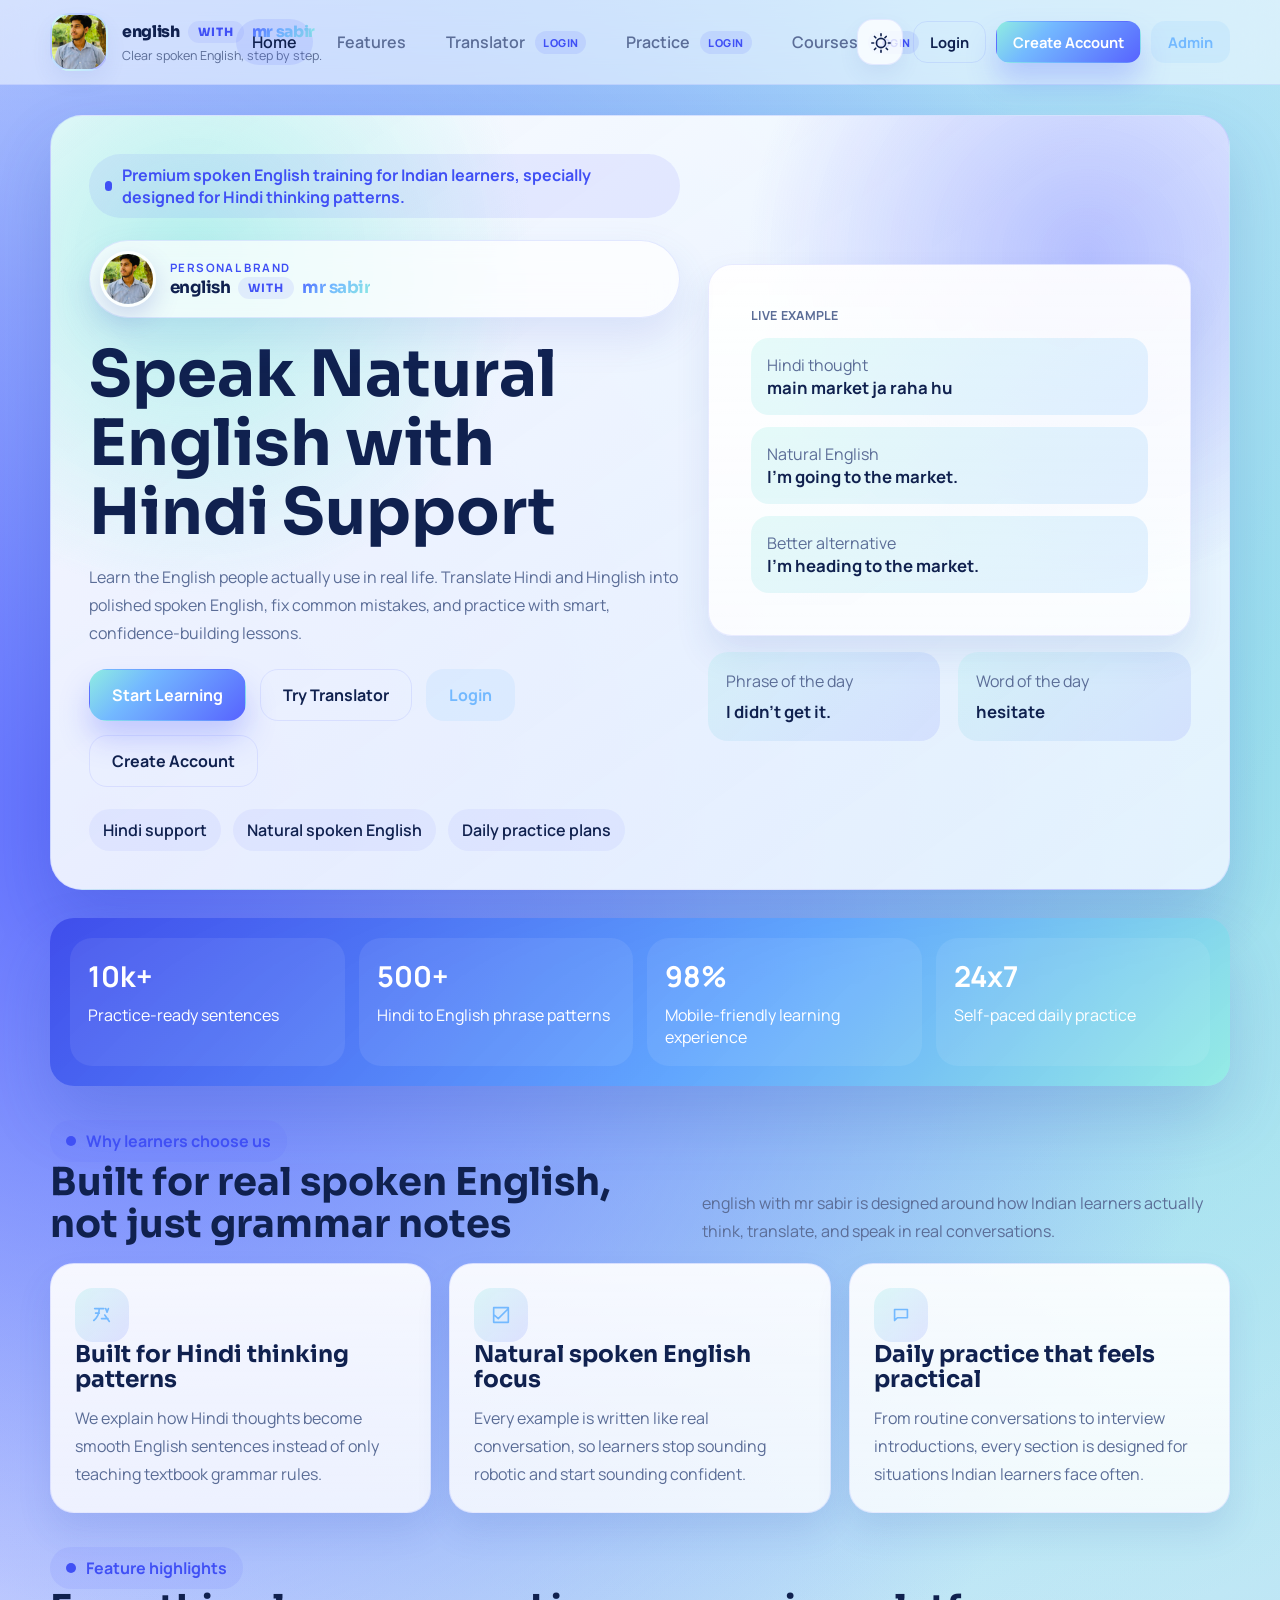
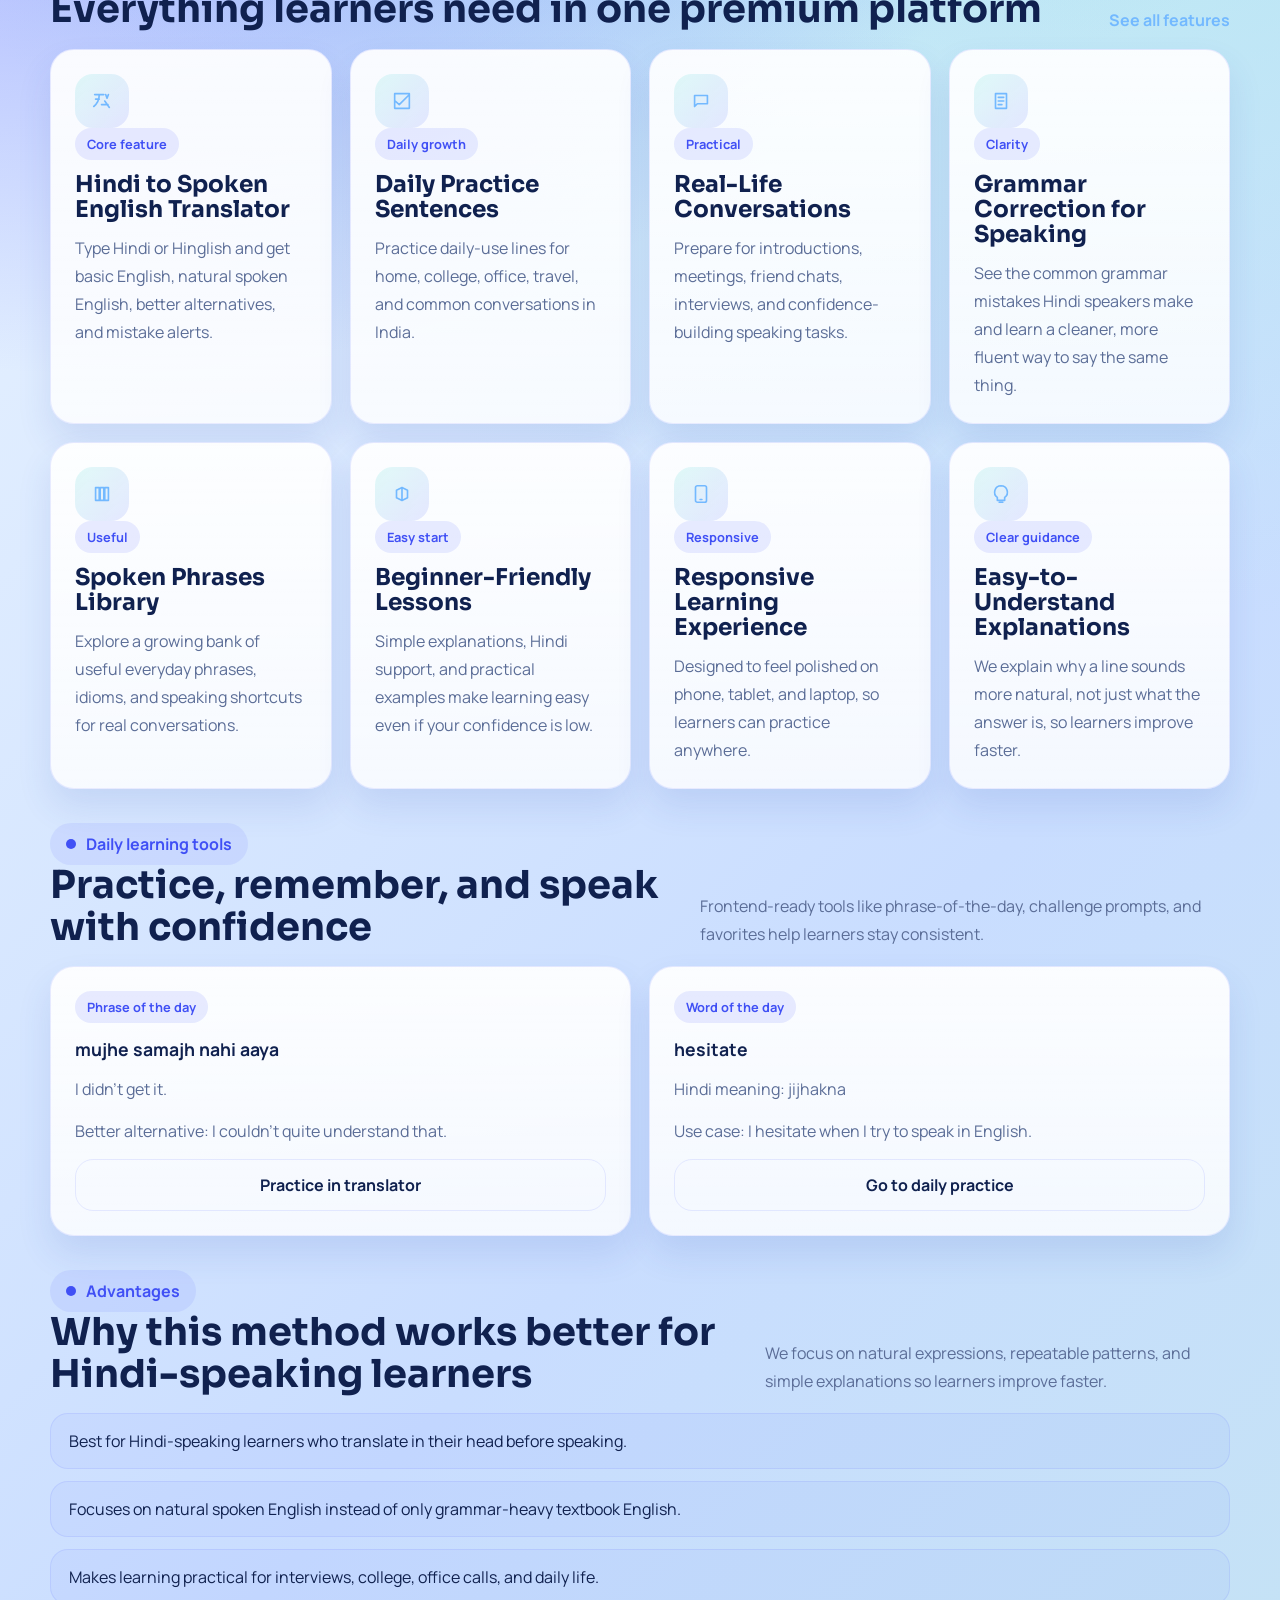
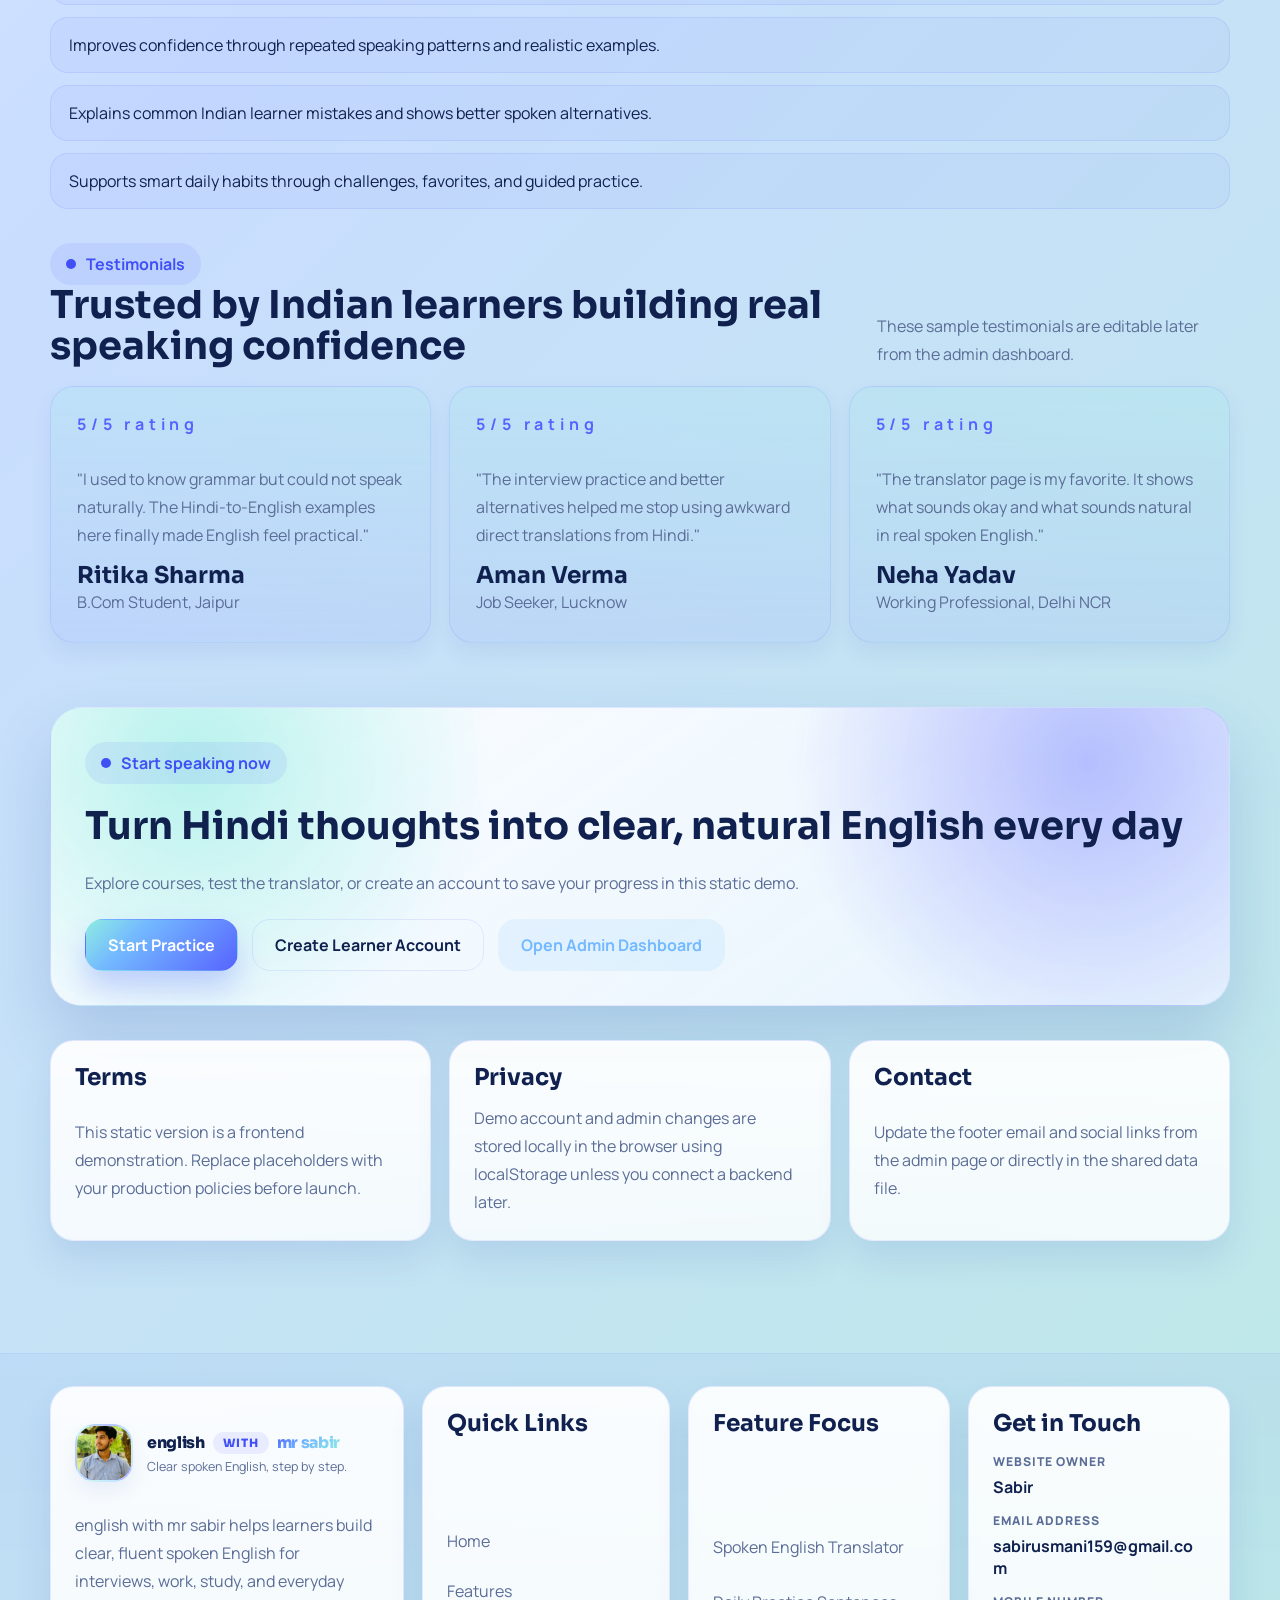
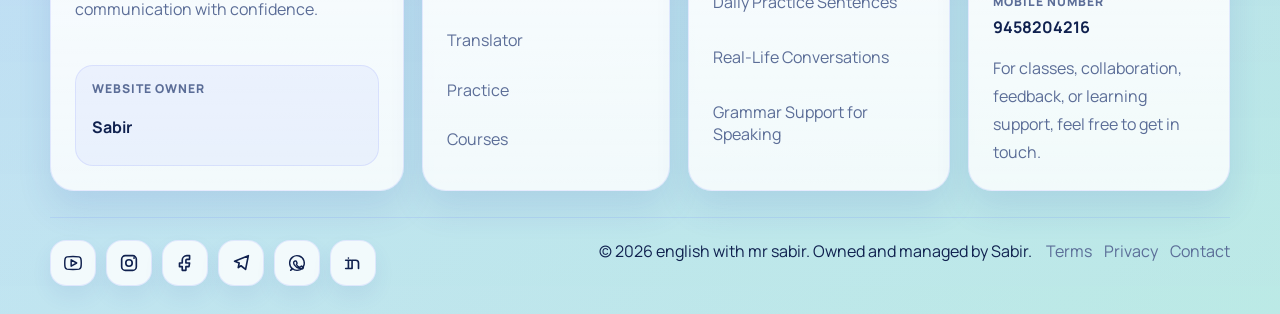
<file: index.html>
<!DOCTYPE html>
<html lang="en">
  <head>
    <meta charset="UTF-8" />
    <meta name="viewport" content="width=device-width, initial-scale=1.0" />
    <title>english with mr sabir | Learn Real Spoken English with Hindi Support</title>
    <meta
      name="description"
      content="A premium spoken English learning website for Hindi-speaking learners in India with translator, lessons, daily practice, and admin-ready content management."
    />
    <link rel="preconnect" href="https://fonts.googleapis.com" />
    <link rel="preconnect" href="https://fonts.gstatic.com" crossorigin />
    <link
      href="https://fonts.googleapis.com/css2?family=Manrope:wght@400;500;600;700;800&family=Sora:wght@400;600;700;800&display=swap"
      rel="stylesheet"
    />
    <link rel="stylesheet" href="assets/css/styles.css" />
  </head>
  <body data-page="home">
    <header id="site-header"></header>
    <main id="page-root"></main>
    <footer class="footer" id="site-footer"></footer>
    <script type="module" src="assets/js/app.js"></script>
    <script type="module" src="assets/js/page-home.js"></script>
  </body>
  </html>
</file>
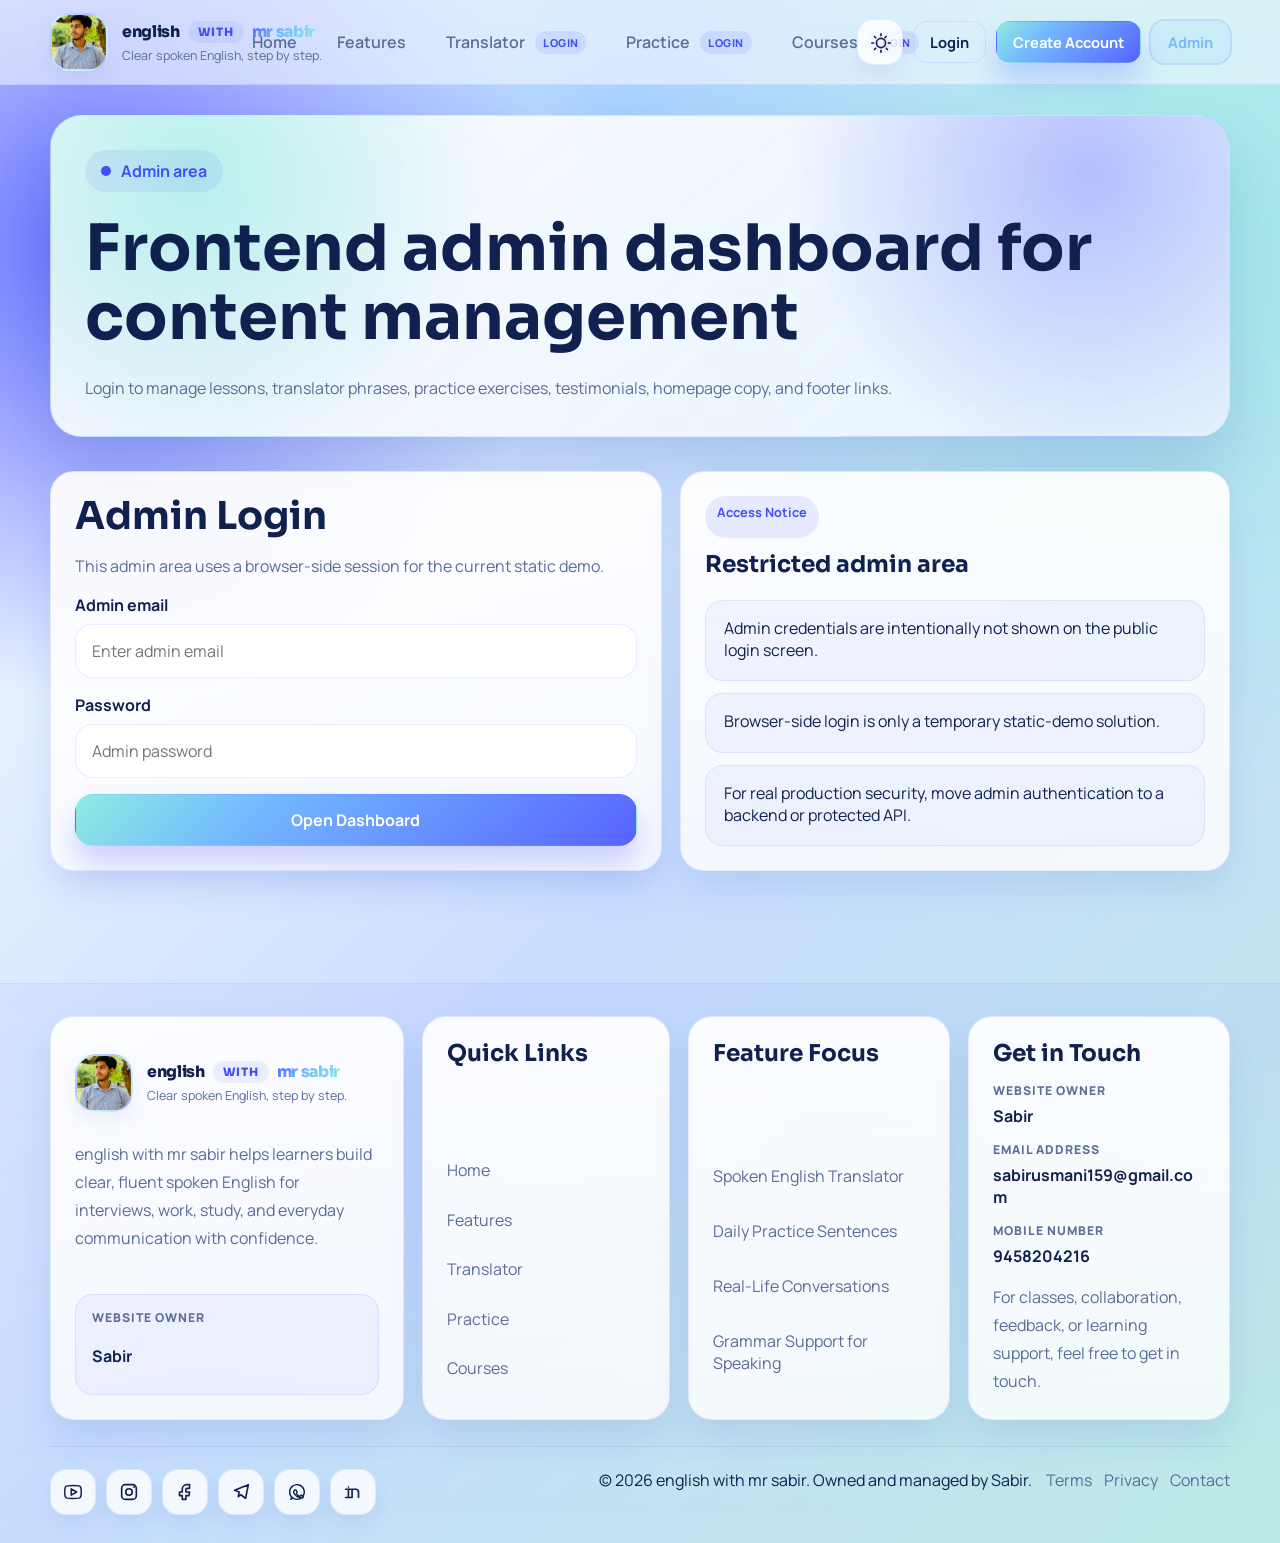
<file: admin.html>
<!DOCTYPE html>
<html lang="en">
  <head>
    <meta charset="UTF-8" />
    <meta name="viewport" content="width=device-width, initial-scale=1.0" />
    <title>Admin Dashboard | english with mr sabir</title>
    <meta
      name="description"
      content="Admin login and dashboard UI for managing lessons, phrases, practice exercises, testimonials, homepage content, and social links."
    />
    <link rel="preconnect" href="https://fonts.googleapis.com" />
    <link rel="preconnect" href="https://fonts.gstatic.com" crossorigin />
    <link
      href="https://fonts.googleapis.com/css2?family=Manrope:wght@400;500;600;700;800&family=Sora:wght@400;600;700;800&display=swap"
      rel="stylesheet"
    />
    <link rel="stylesheet" href="assets/css/styles.css" />
  </head>
  <body data-page="admin">
    <header id="site-header"></header>
    <main id="page-root"></main>
    <footer class="footer" id="site-footer"></footer>
    <script type="module" src="assets/js/app.js"></script>
    <script type="module" src="assets/js/page-admin.js"></script>
  </body>
  </html>
</file>
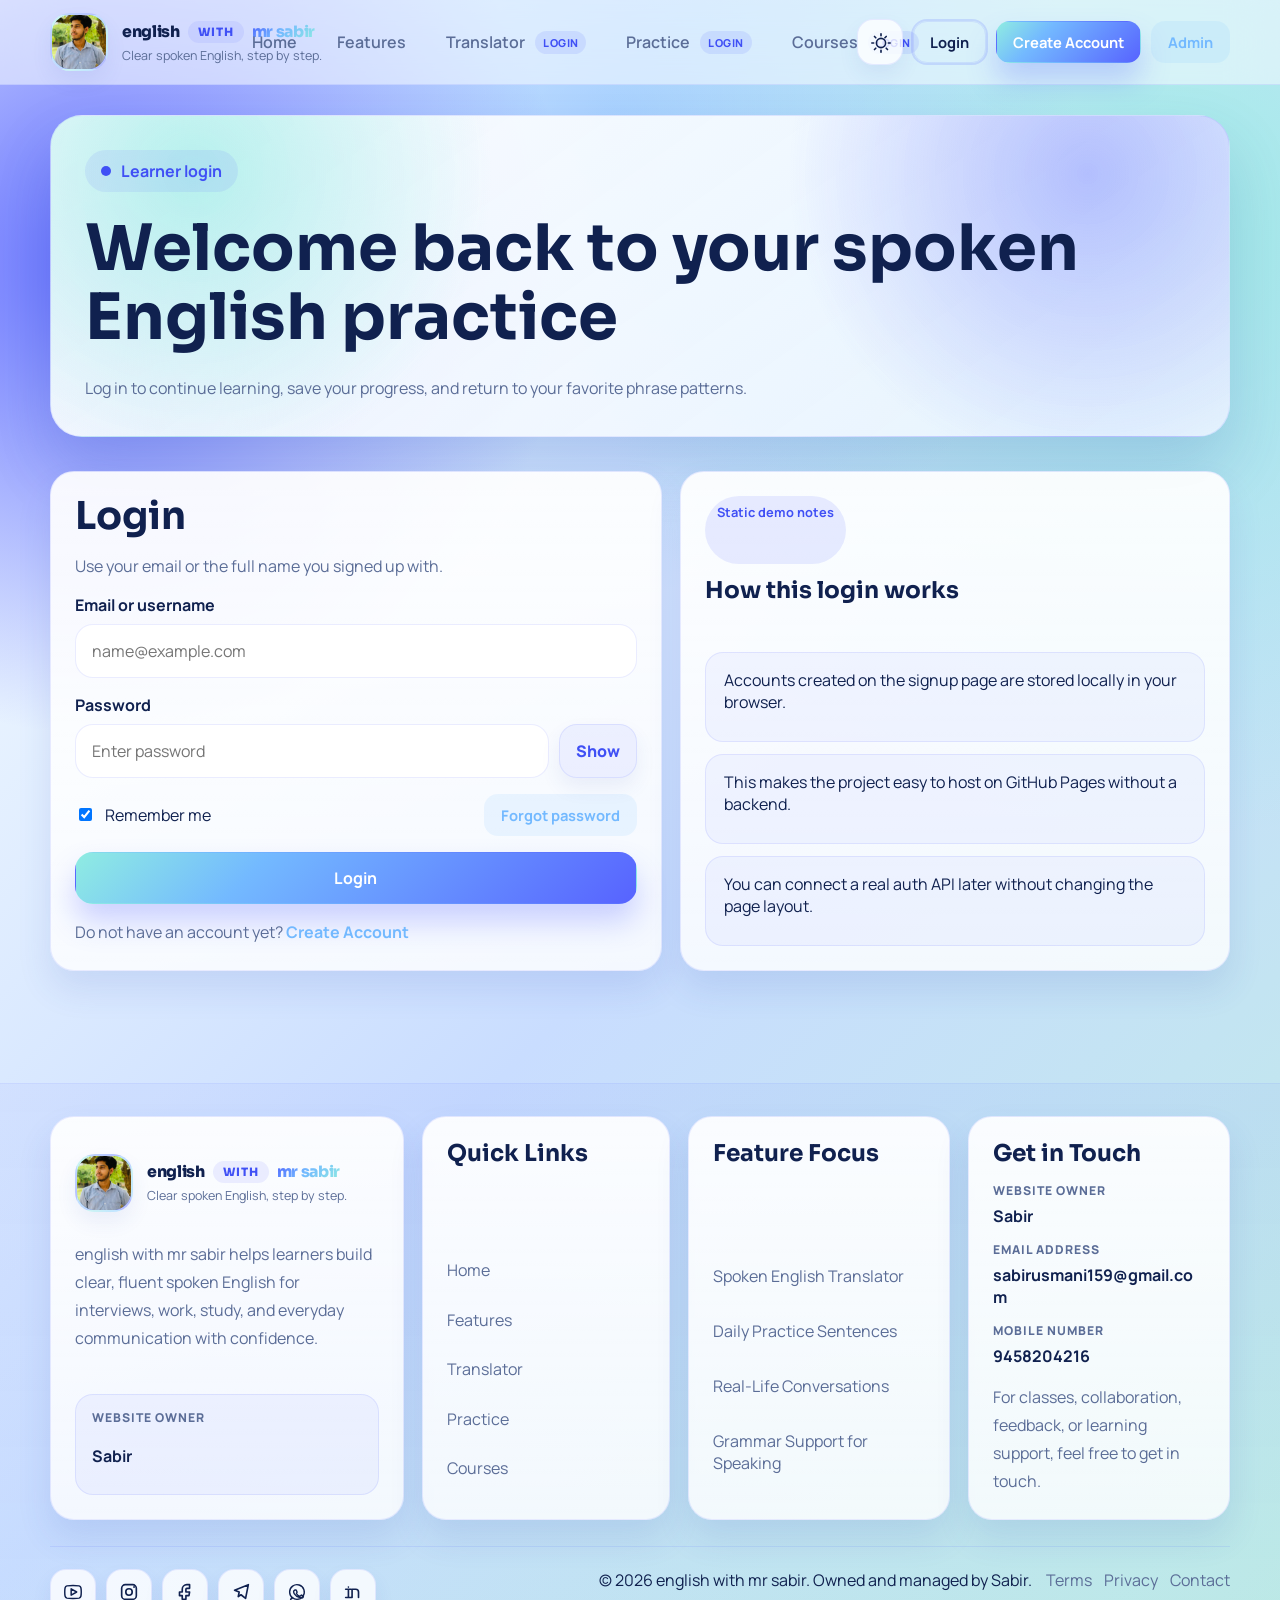
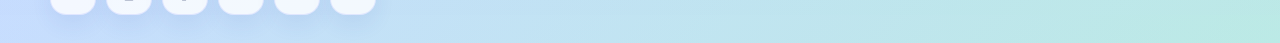
<file: courses.html>
<!DOCTYPE html>
<html lang="en">
  <head>
    <meta charset="UTF-8" />
    <meta name="viewport" content="width=device-width, initial-scale=1.0" />
    <title>Courses | english with mr sabir</title>
    <meta
      name="description"
      content="Explore spoken English basics, phrase patterns, grammar for speaking, interview English, and more."
    />
    <link rel="preconnect" href="https://fonts.googleapis.com" />
    <link rel="preconnect" href="https://fonts.gstatic.com" crossorigin />
    <link
      href="https://fonts.googleapis.com/css2?family=Manrope:wght@400;500;600;700;800&family=Sora:wght@400;600;700;800&display=swap"
      rel="stylesheet"
    />
    <link rel="stylesheet" href="assets/css/styles.css" />
  </head>
  <body data-page="courses">
    <header id="site-header"></header>
    <main id="page-root"></main>
    <footer class="footer" id="site-footer"></footer>
    <script type="module" src="assets/js/app.js"></script>
    <script type="module" src="assets/js/page-courses.js"></script>
  </body>
  </html>
</file>
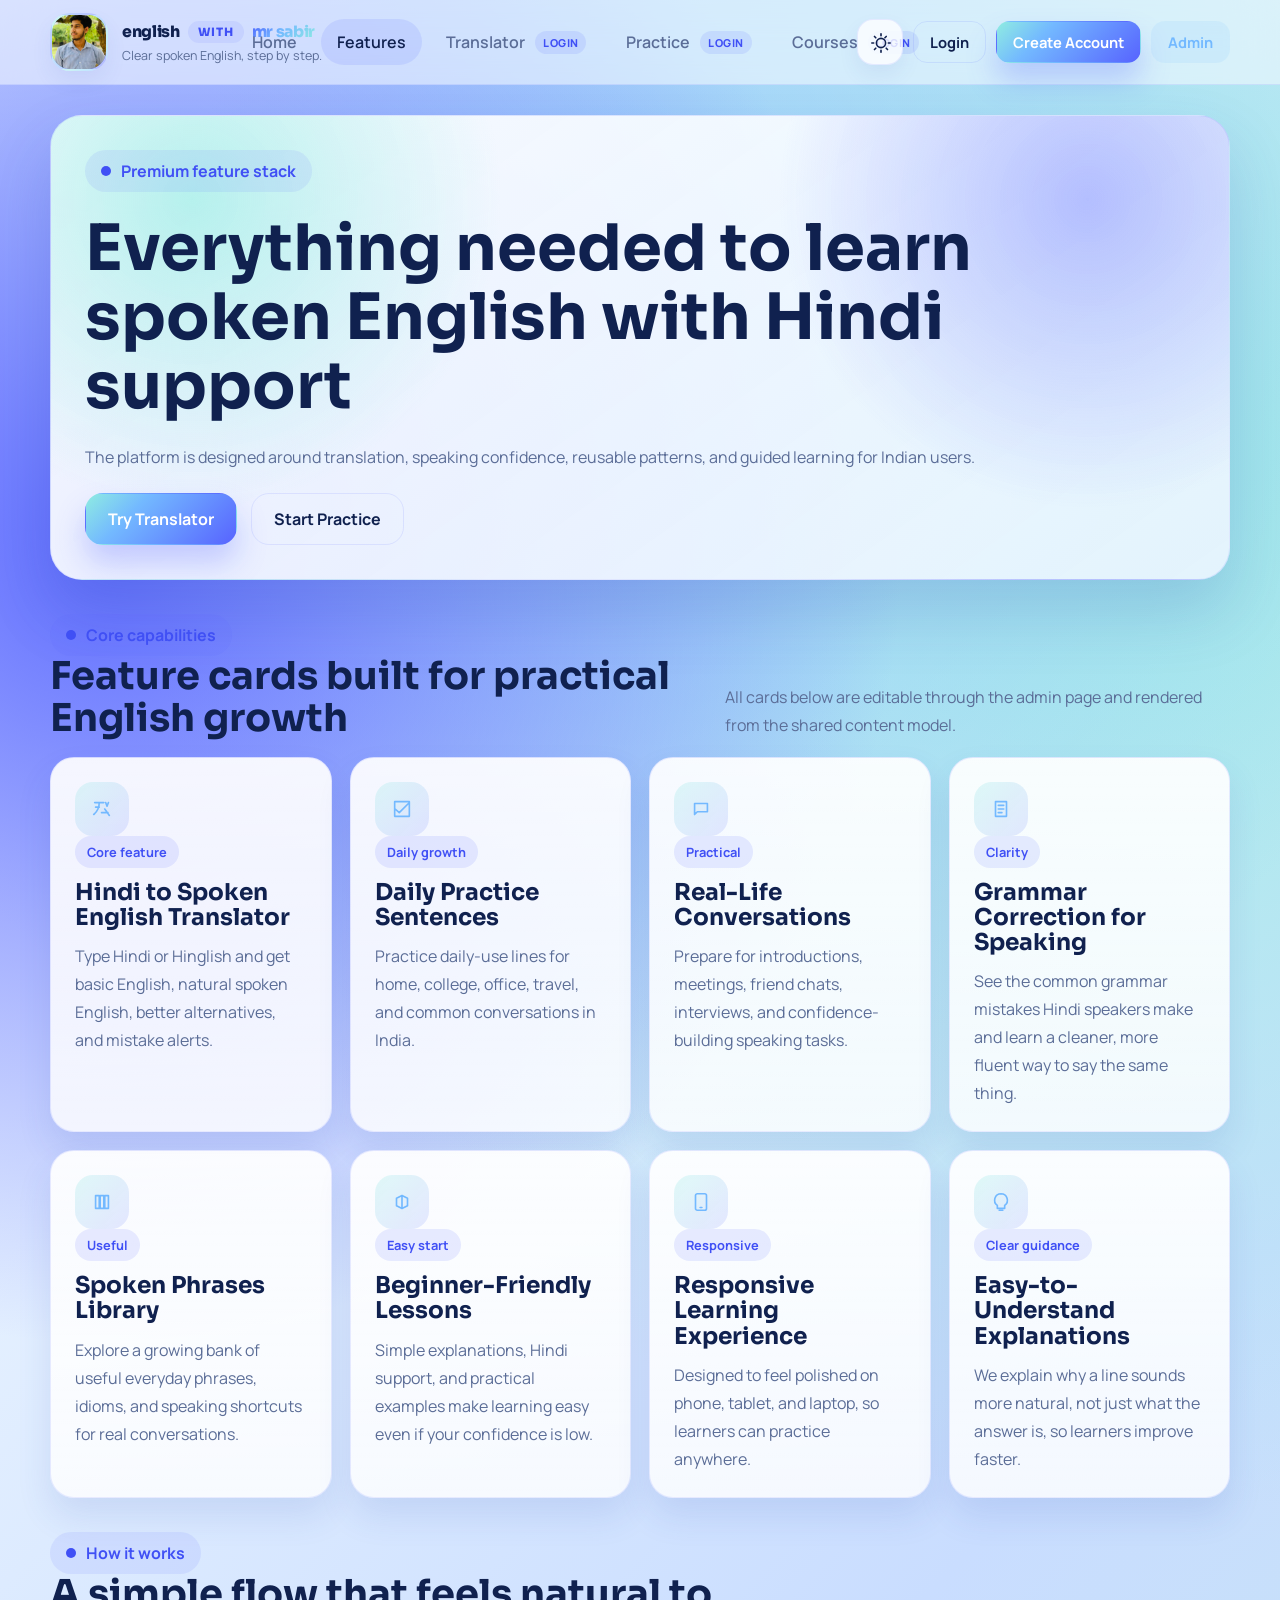
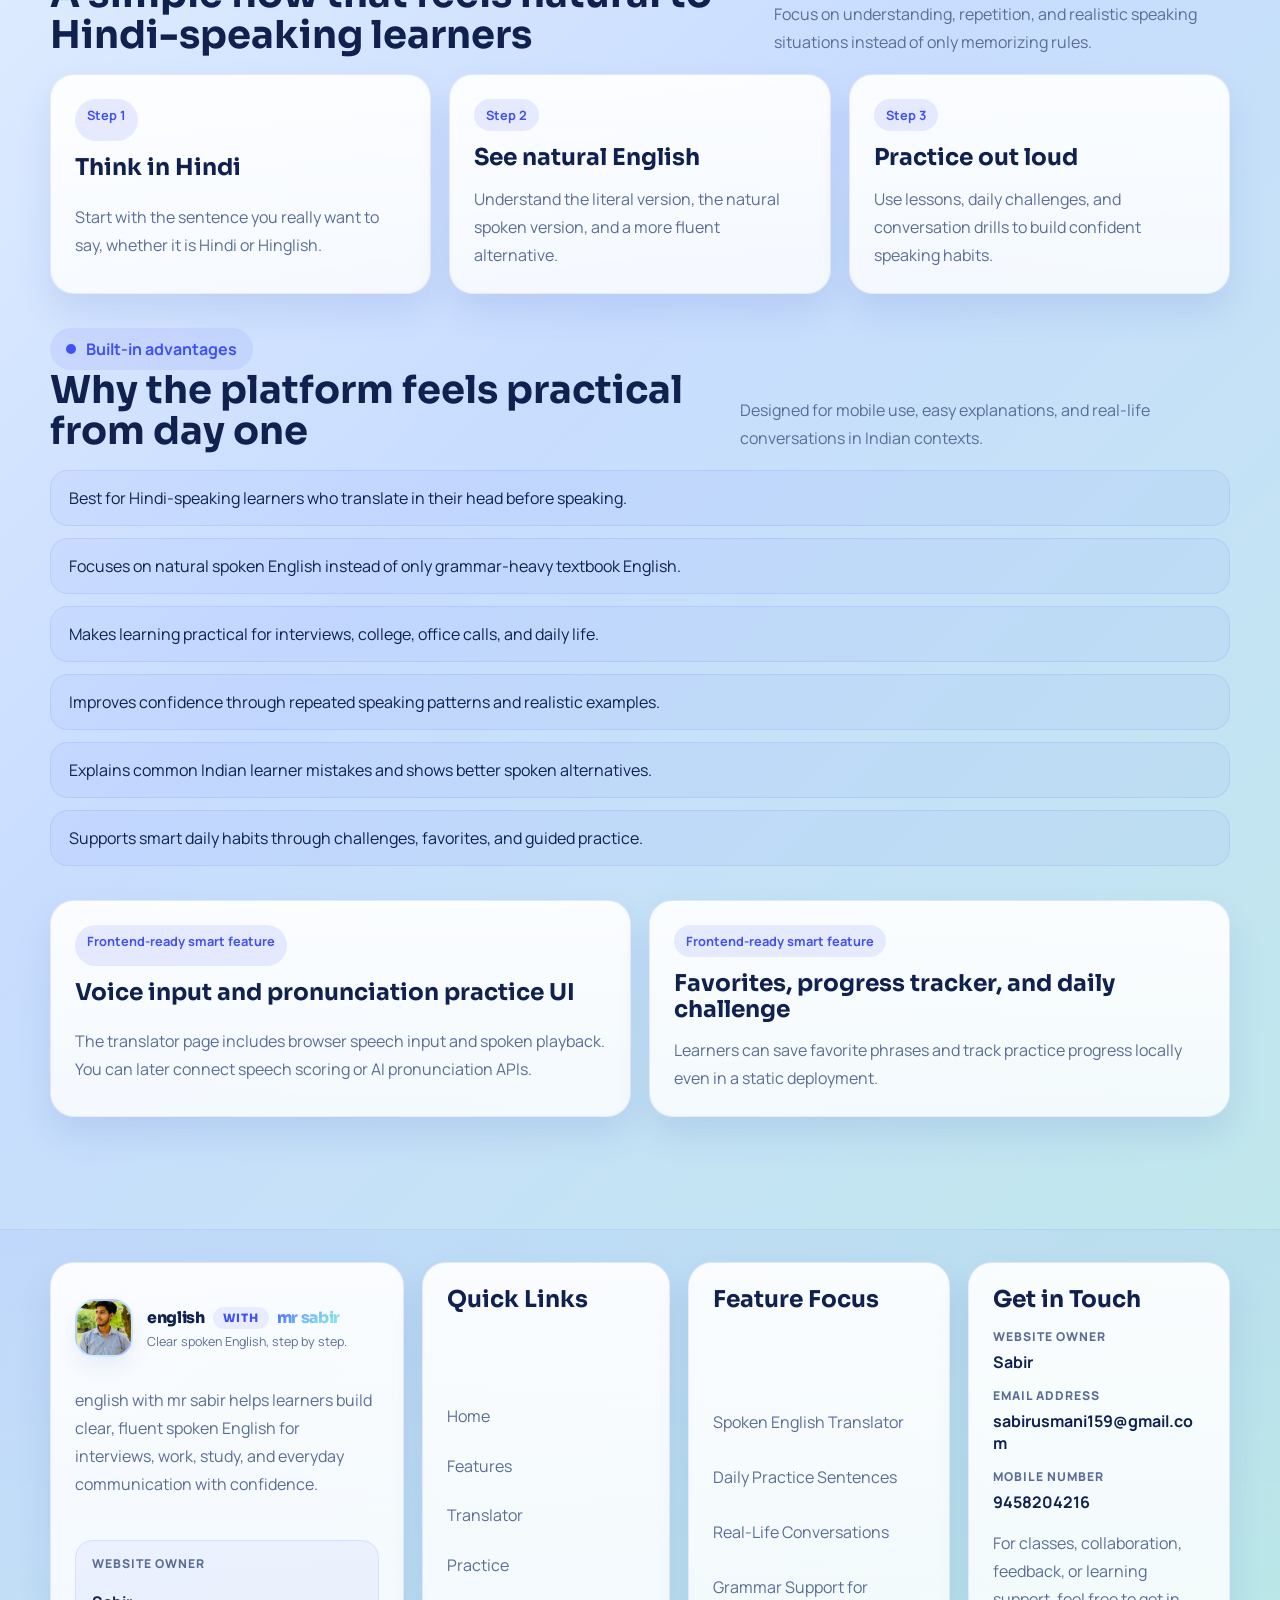
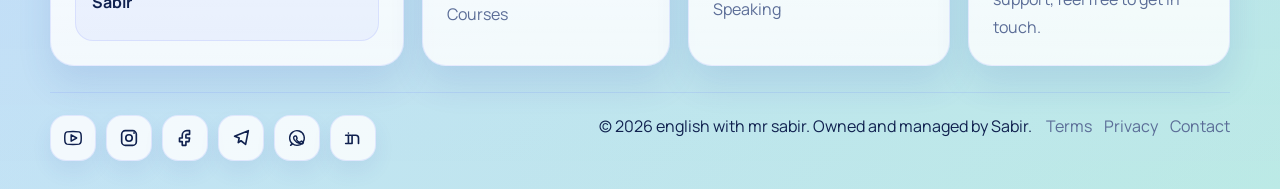
<file: features.html>
<!DOCTYPE html>
<html lang="en">
  <head>
    <meta charset="UTF-8" />
    <meta name="viewport" content="width=device-width, initial-scale=1.0" />
    <title>Features | english with mr sabir</title>
    <meta
      name="description"
      content="Explore translator, daily practice, spoken phrase library, real-life conversations, and more on english with mr sabir."
    />
    <link rel="preconnect" href="https://fonts.googleapis.com" />
    <link rel="preconnect" href="https://fonts.gstatic.com" crossorigin />
    <link
      href="https://fonts.googleapis.com/css2?family=Manrope:wght@400;500;600;700;800&family=Sora:wght@400;600;700;800&display=swap"
      rel="stylesheet"
    />
    <link rel="stylesheet" href="assets/css/styles.css" />
  </head>
  <body data-page="features">
    <header id="site-header"></header>
    <main id="page-root"></main>
    <footer class="footer" id="site-footer"></footer>
    <script type="module" src="assets/js/app.js"></script>
    <script type="module" src="assets/js/page-features.js"></script>
  </body>
  </html>
</file>
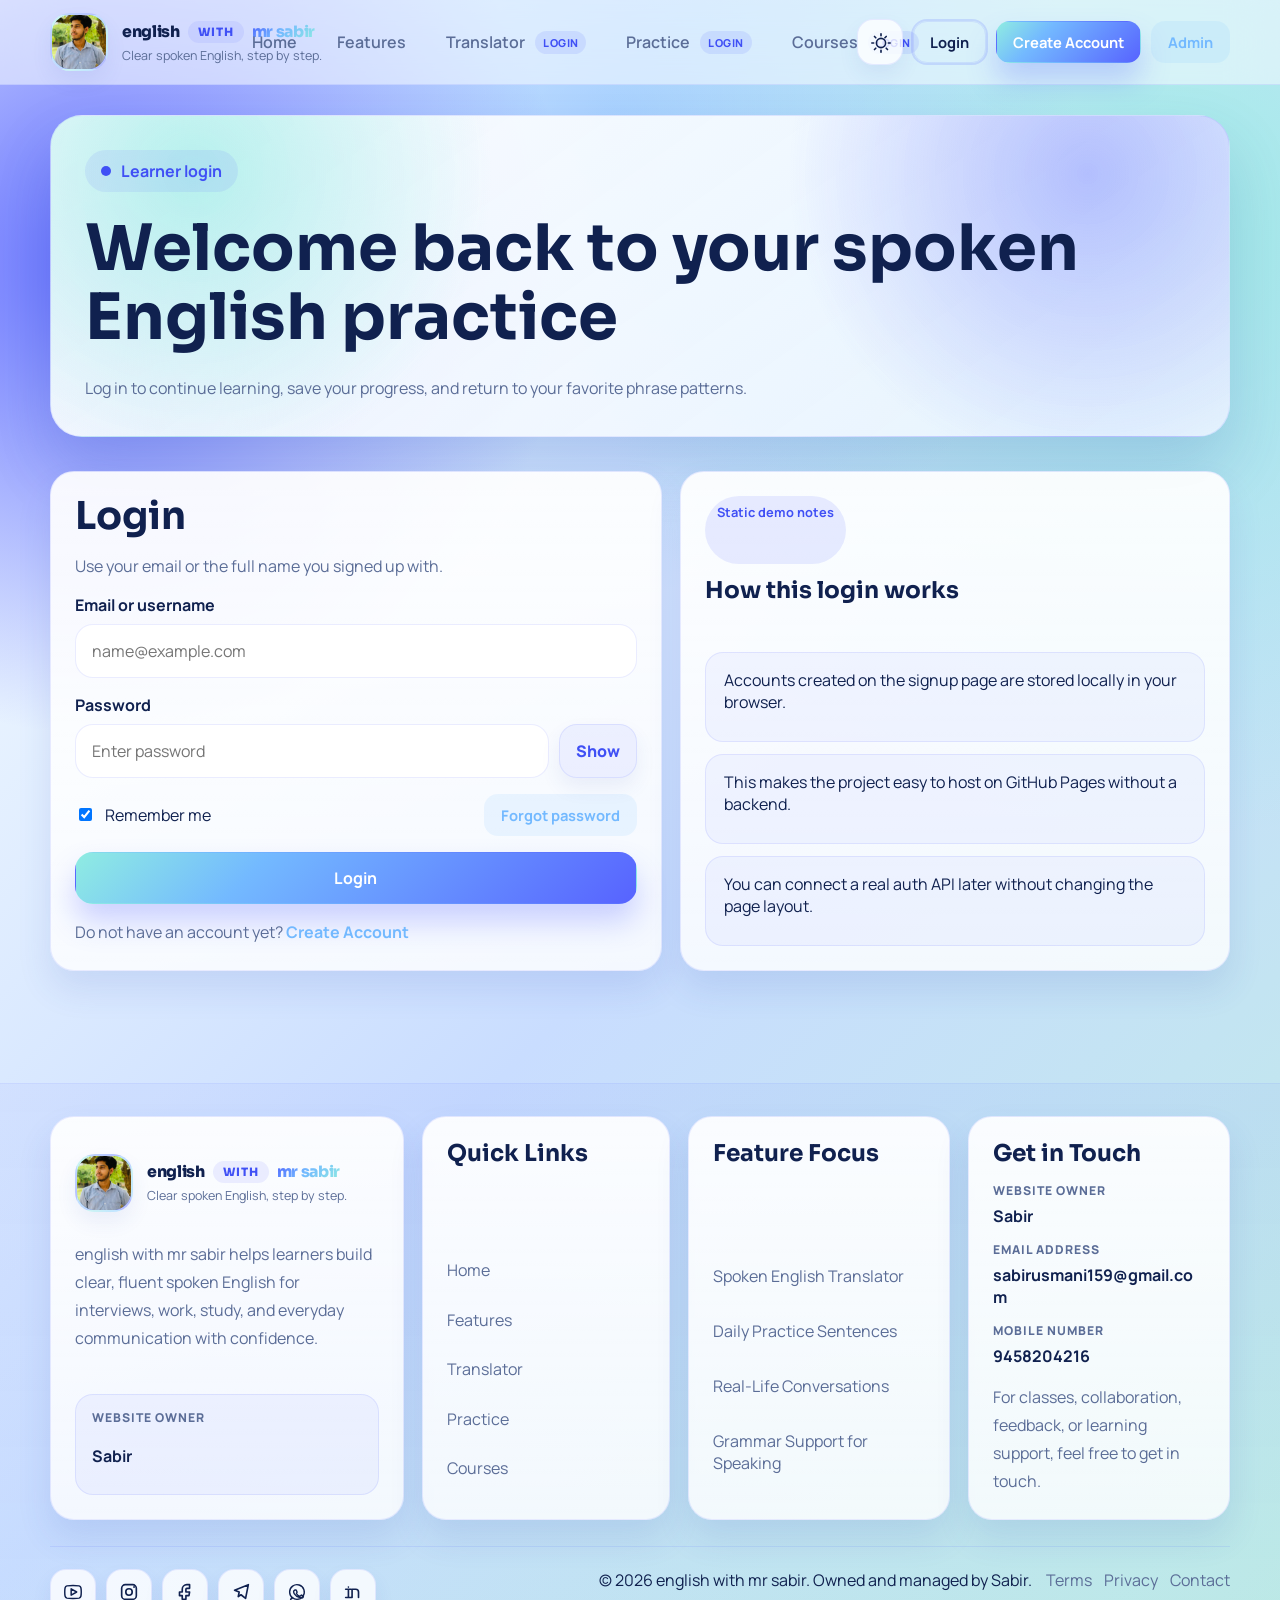
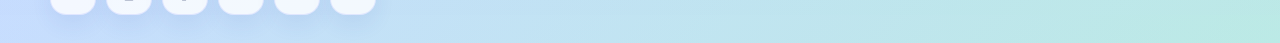
<file: login.html>
<!DOCTYPE html>
<html lang="en">
  <head>
    <meta charset="UTF-8" />
    <meta name="viewport" content="width=device-width, initial-scale=1.0" />
    <title>Login | english with mr sabir</title>
    <meta
      name="description"
      content="Login to your english with mr sabir learner account and continue your spoken English practice."
    />
    <link rel="preconnect" href="https://fonts.googleapis.com" />
    <link rel="preconnect" href="https://fonts.gstatic.com" crossorigin />
    <link
      href="https://fonts.googleapis.com/css2?family=Manrope:wght@400;500;600;700;800&family=Sora:wght@400;600;700;800&display=swap"
      rel="stylesheet"
    />
    <link rel="stylesheet" href="assets/css/styles.css" />
  </head>
  <body data-page="login">
    <header id="site-header"></header>
    <main id="page-root"></main>
    <footer class="footer" id="site-footer"></footer>
    <script type="module" src="assets/js/app.js"></script>
    <script type="module" src="assets/js/page-login.js"></script>
  </body>
  </html>
</file>
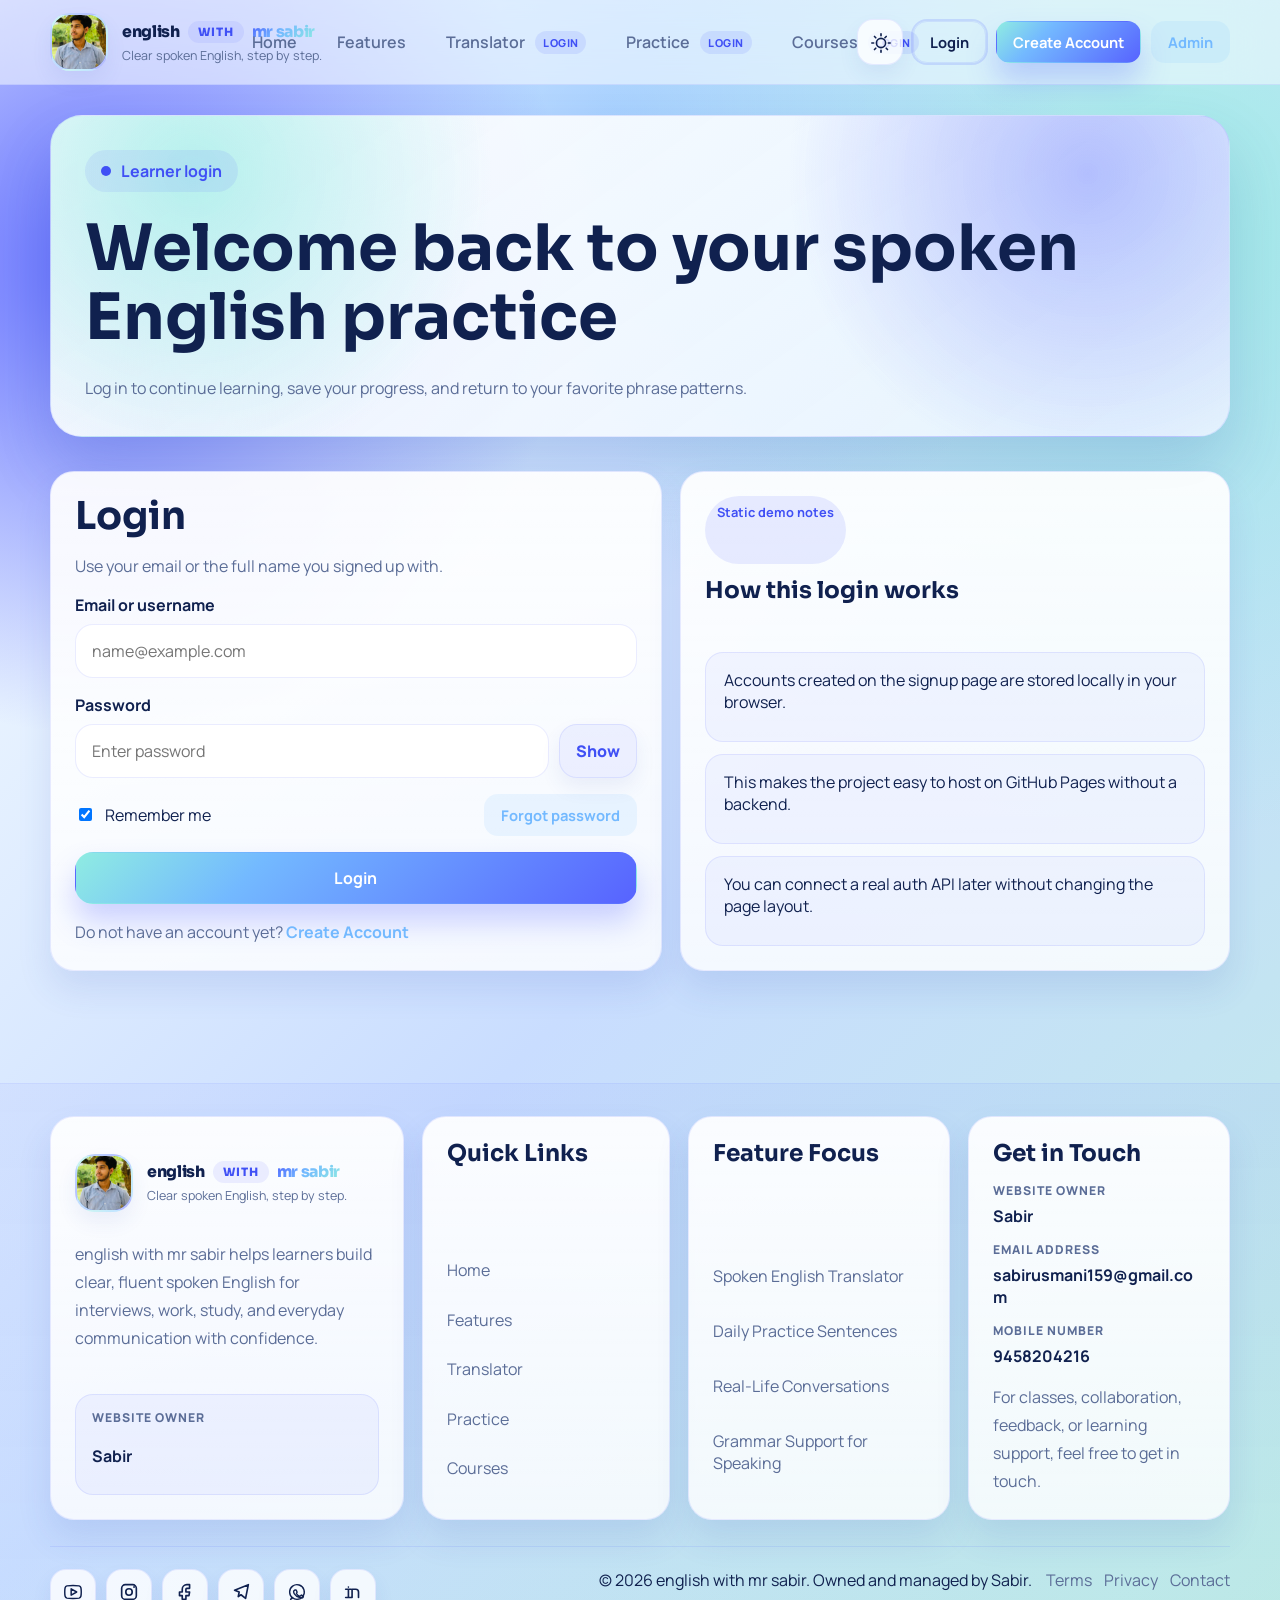
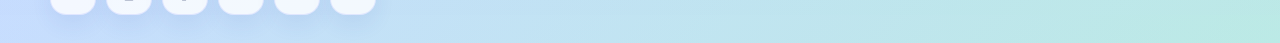
<file: practice.html>
<!DOCTYPE html>
<html lang="en">
  <head>
    <meta charset="UTF-8" />
    <meta name="viewport" content="width=device-width, initial-scale=1.0" />
    <title>Practice | english with mr sabir</title>
    <meta
      name="description"
      content="Practice daily spoken English, Hindi to English patterns, interviews, office English, and confidence-building conversations."
    />
    <link rel="preconnect" href="https://fonts.googleapis.com" />
    <link rel="preconnect" href="https://fonts.gstatic.com" crossorigin />
    <link
      href="https://fonts.googleapis.com/css2?family=Manrope:wght@400;500;600;700;800&family=Sora:wght@400;600;700;800&display=swap"
      rel="stylesheet"
    />
    <link rel="stylesheet" href="assets/css/styles.css" />
  </head>
  <body data-page="practice">
    <header id="site-header"></header>
    <main id="page-root"></main>
    <footer class="footer" id="site-footer"></footer>
    <script type="module" src="assets/js/app.js"></script>
    <script type="module" src="assets/js/page-practice.js"></script>
  </body>
  </html>
</file>
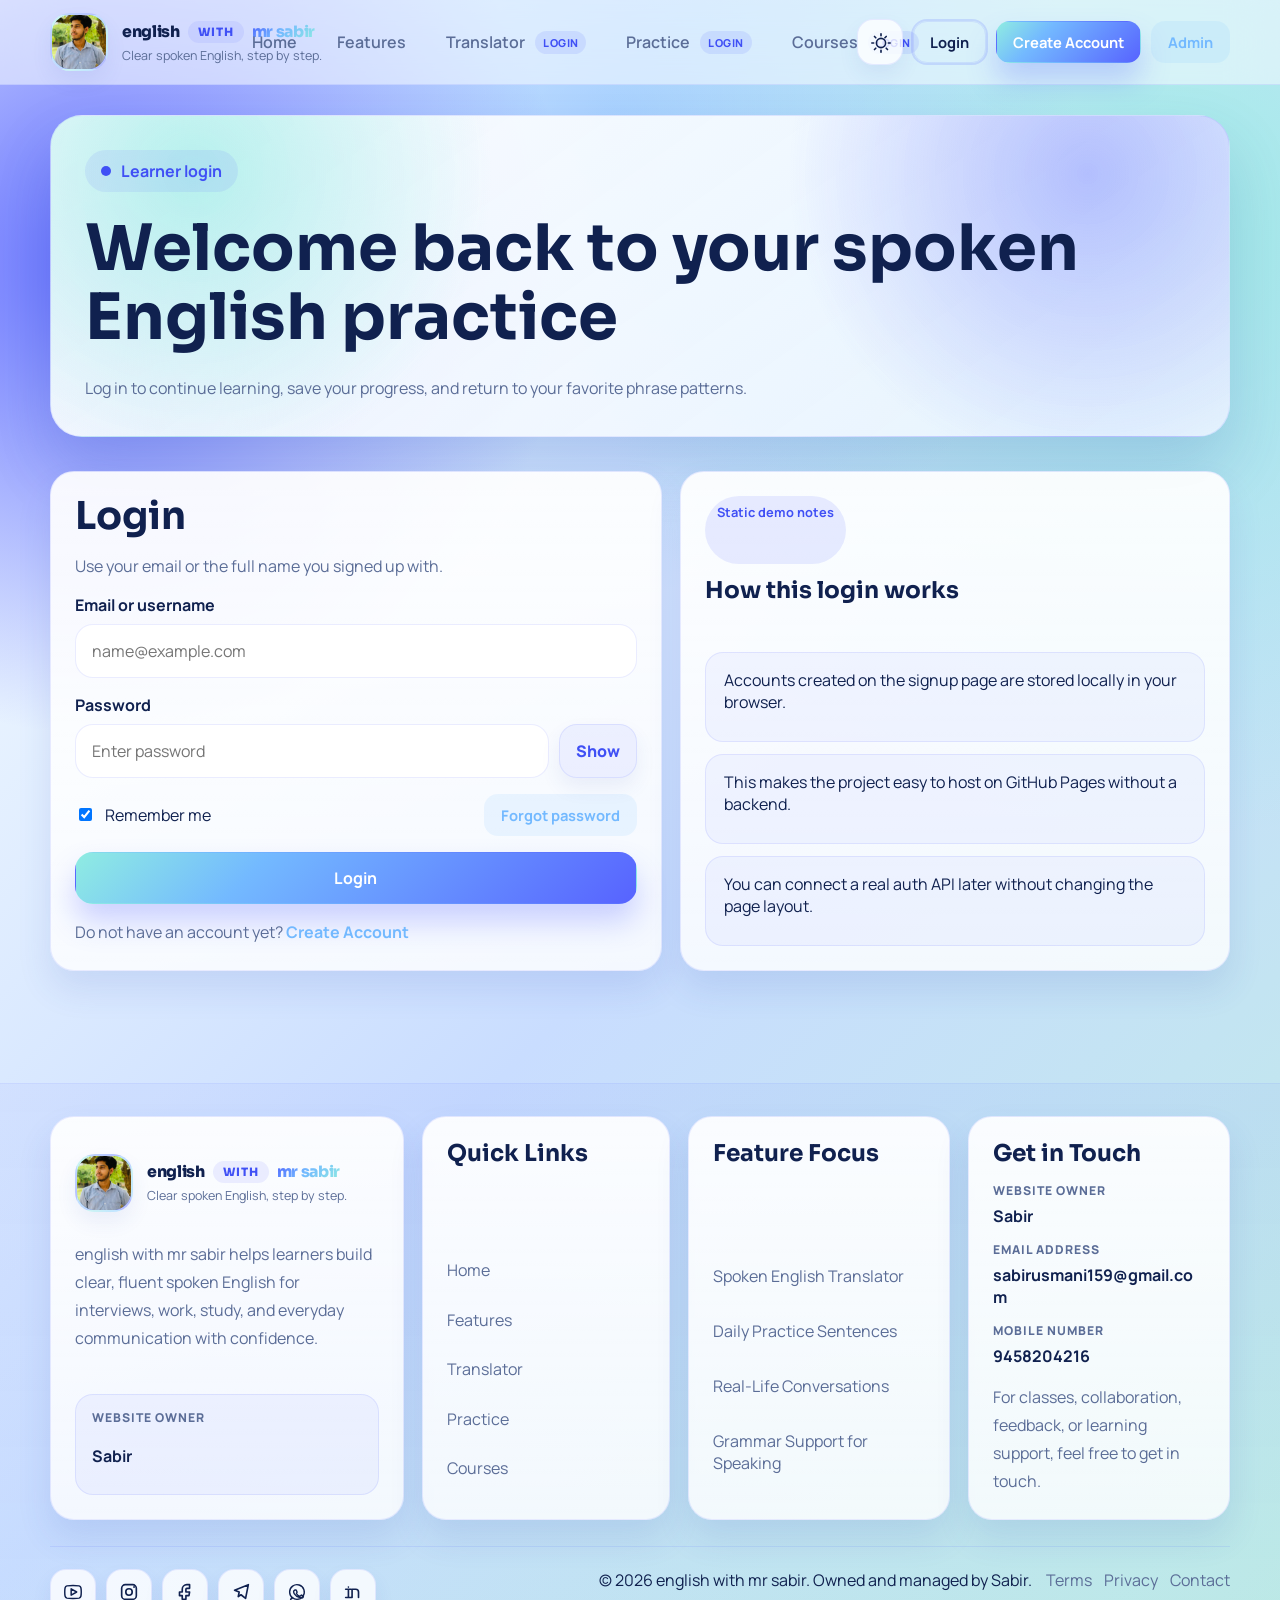
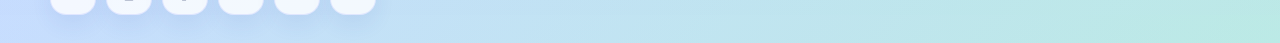
<file: profile.html>
<!DOCTYPE html>
<html lang="en">
  <head>
    <meta charset="UTF-8" />
    <meta name="viewport" content="width=device-width, initial-scale=1.0" />
    <title>Profile | english with mr sabir</title>
    <meta
      name="description"
      content="View your learner profile, account details, and profile photo in english with mr sabir."
    />
    <link rel="preconnect" href="https://fonts.googleapis.com" />
    <link rel="preconnect" href="https://fonts.gstatic.com" crossorigin />
    <link
      href="https://fonts.googleapis.com/css2?family=Manrope:wght@400;500;600;700;800&family=Sora:wght@400;600;700;800&display=swap"
      rel="stylesheet"
    />
    <link rel="stylesheet" href="assets/css/styles.css" />
  </head>
  <body data-page="profile">
    <header id="site-header"></header>
    <main id="page-root"></main>
    <footer class="footer" id="site-footer"></footer>
    <script type="module" src="assets/js/app.js"></script>
    <script type="module" src="assets/js/page-profile.js"></script>
  </body>
</html>
</file>
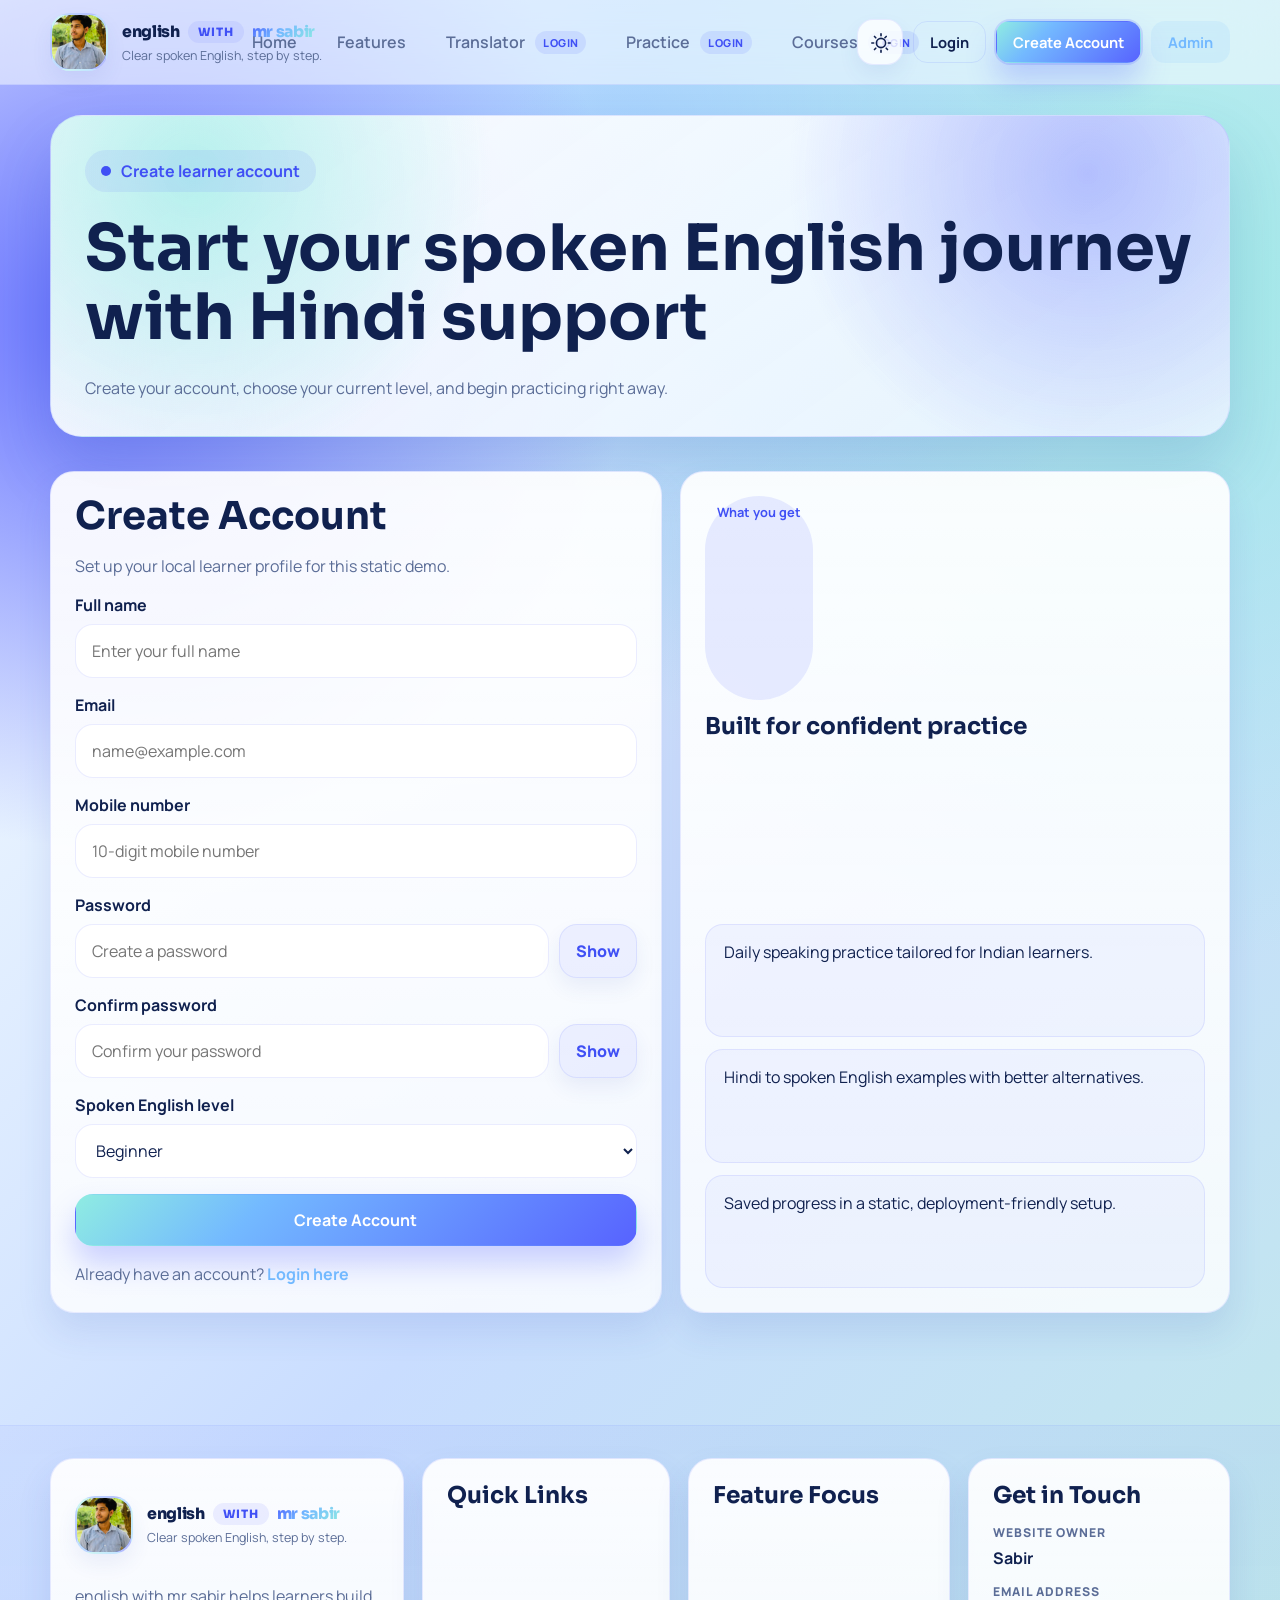
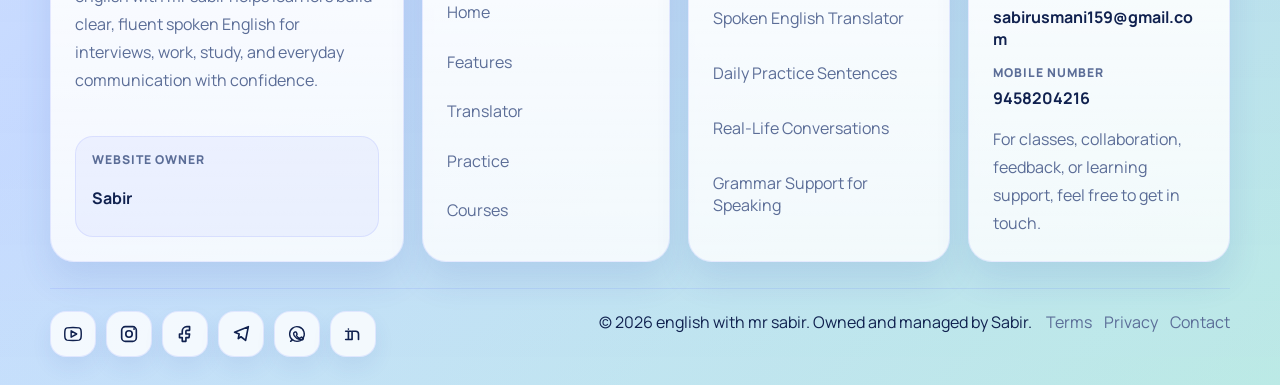
<file: signup.html>
<!DOCTYPE html>
<html lang="en">
  <head>
    <meta charset="UTF-8" />
    <meta name="viewport" content="width=device-width, initial-scale=1.0" />
    <title>Create Account | english with mr sabir</title>
    <meta
      name="description"
      content="Create your english with mr sabir learner account and start practicing spoken English with Hindi support."
    />
    <link rel="preconnect" href="https://fonts.googleapis.com" />
    <link rel="preconnect" href="https://fonts.gstatic.com" crossorigin />
    <link
      href="https://fonts.googleapis.com/css2?family=Manrope:wght@400;500;600;700;800&family=Sora:wght@400;600;700;800&display=swap"
      rel="stylesheet"
    />
    <link rel="stylesheet" href="assets/css/styles.css" />
  </head>
  <body data-page="signup">
    <header id="site-header"></header>
    <main id="page-root"></main>
    <footer class="footer" id="site-footer"></footer>
    <script type="module" src="assets/js/app.js"></script>
    <script type="module" src="assets/js/page-signup.js"></script>
  </body>
  </html>
</file>
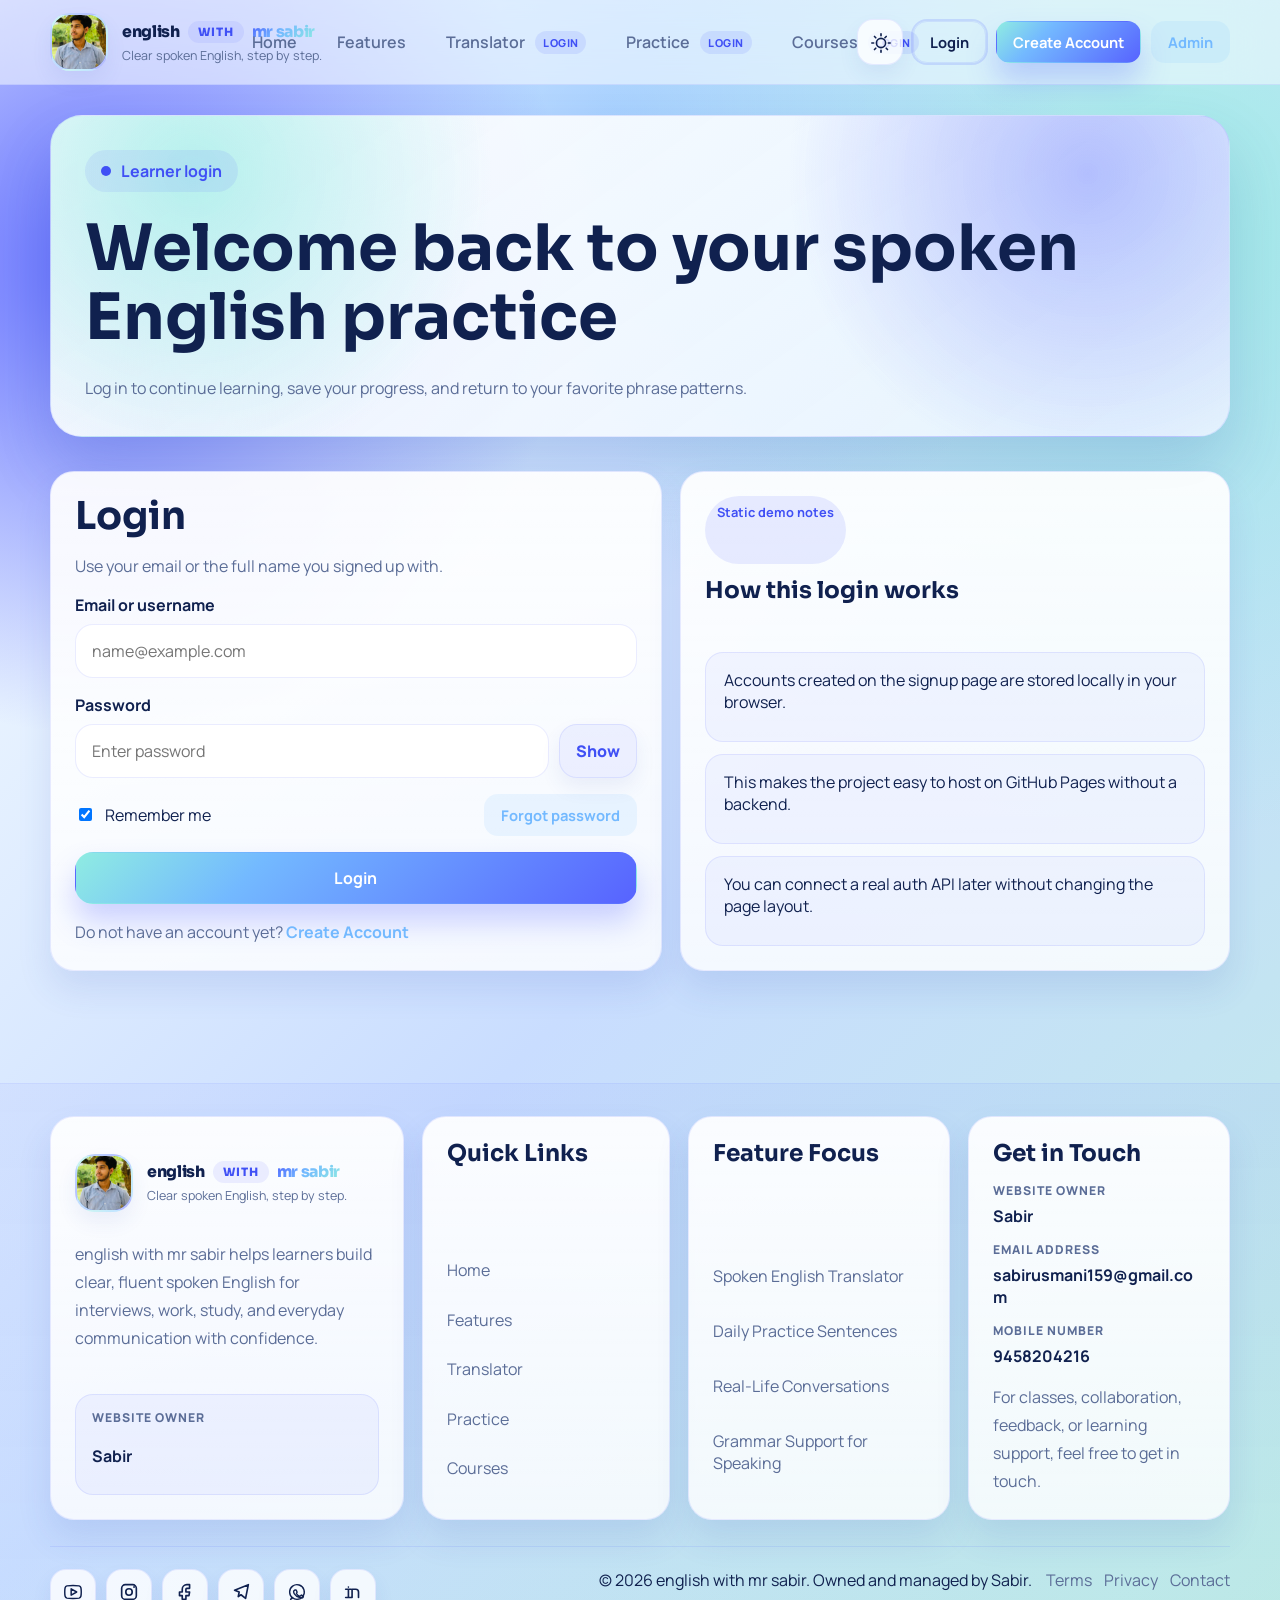
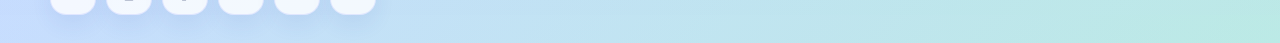
<file: translator.html>
<!DOCTYPE html>
<html lang="en">
  <head>
    <meta charset="UTF-8" />
    <meta name="viewport" content="width=device-width, initial-scale=1.0" />
    <title>Translator | english with mr sabir</title>
    <meta
      name="description"
      content="Translate Hindi or Hinglish into natural spoken English with explanations, mistakes, and better alternatives."
    />
    <link rel="preconnect" href="https://fonts.googleapis.com" />
    <link rel="preconnect" href="https://fonts.gstatic.com" crossorigin />
    <link
      href="https://fonts.googleapis.com/css2?family=Manrope:wght@400;500;600;700;800&family=Sora:wght@400;600;700;800&display=swap"
      rel="stylesheet"
    />
    <link rel="stylesheet" href="assets/css/styles.css" />
  </head>
  <body data-page="translator">
    <header id="site-header"></header>
    <main id="page-root"></main>
    <footer class="footer" id="site-footer"></footer>
    <script type="module" src="assets/js/app.js"></script>
    <script type="module" src="assets/js/page-translator-enhanced.js"></script>
  </body>
  </html>
</file>
<file: assets/css/styles.css>
@import url("./styles-part-1.css");
@import url("./styles-part-2.css");
@import url("./styles-part-3.css");
@import url("./styles-part-4.css");
@import url("./styles-part-5.css");
@import url("./styles-part-6.css");
@import url("./styles-part-7.css");
</file>
